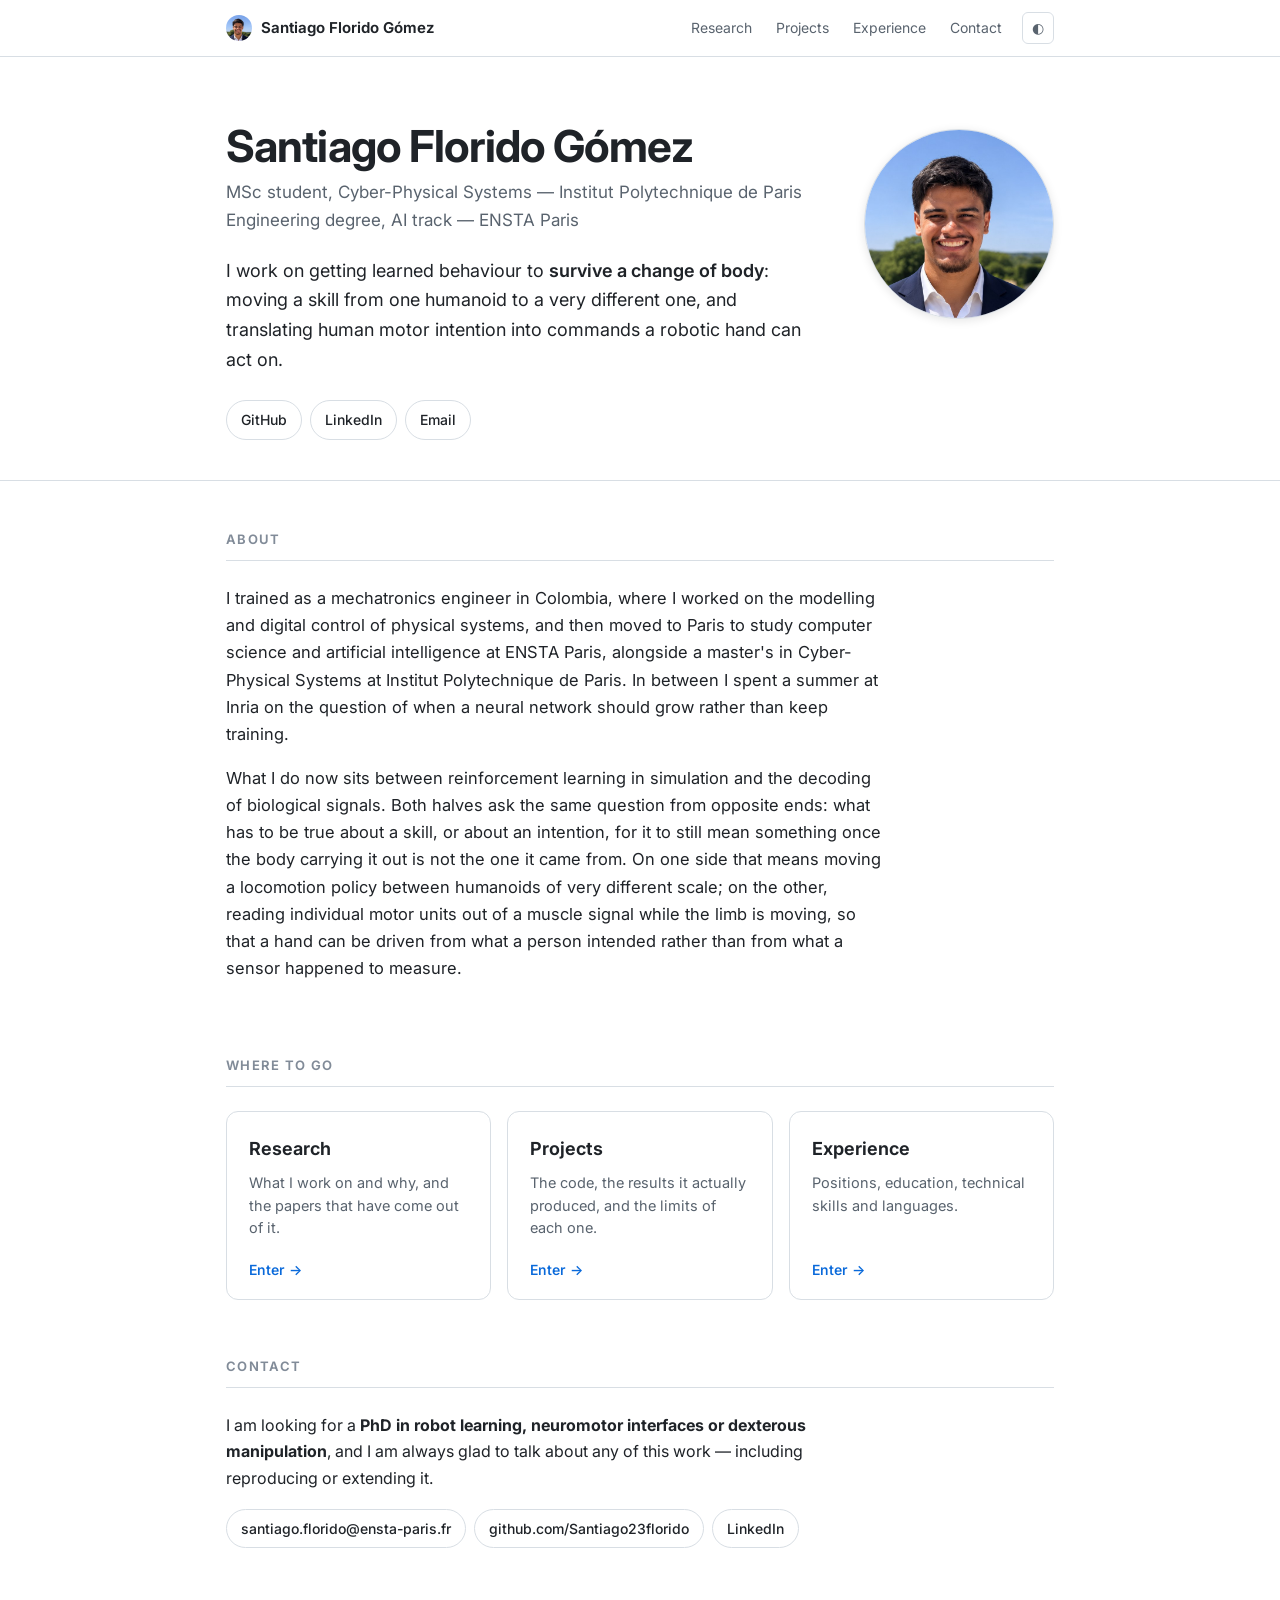
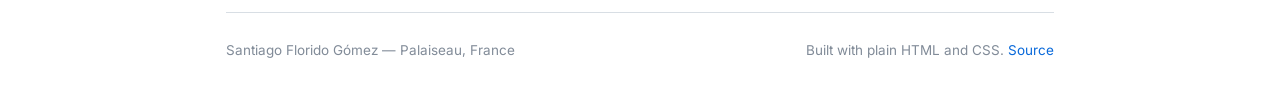
<file: index.html>
<!doctype html>
<html lang="en" data-theme="">
<head>
<meta charset="utf-8" />
<meta name="viewport" content="width=device-width, initial-scale=1" />
<title>Santiago Florido Gómez</title>
<meta name="description" content="Robot learning, cross-embodiment transfer and neuromotor interfaces. MSc student in Cyber-Physical Systems at Institut Polytechnique de Paris." />
<meta name="author" content="Santiago Florido Gómez" />
<link rel="canonical" href="https://santiago23florido.github.io/" />
<meta property="og:type" content="website" />
<meta property="og:title" content="Santiago Florido Gómez" />
<meta property="og:description" content="Robot learning, cross-embodiment transfer and neuromotor interfaces. MSc student in Cyber-Physical Systems at Institut Polytechnique de Paris." />
<meta property="og:url" content="https://santiago23florido.github.io/" />
<meta property="og:image" content="https://santiago23florido.github.io/santiago.jpg" />
<meta name="twitter:card" content="summary" />
<meta name="twitter:image" content="https://santiago23florido.github.io/santiago.jpg" />
<link rel="icon" href="data:image/svg+xml,<svg xmlns='http://www.w3.org/2000/svg' viewBox='0 0 100 100'><text y='.9em' font-size='90'>&#129470;</text></svg>" />
<link rel="preconnect" href="https://fonts.googleapis.com" />
<link rel="preconnect" href="https://fonts.gstatic.com" crossorigin />
<link href="https://fonts.googleapis.com/css2?family=Inter:wght@400;500;600;700&display=swap" rel="stylesheet" />
<link rel="stylesheet" href="/style.css" />
<script>
  try { var t = localStorage.getItem("theme"); if (t) document.documentElement.setAttribute("data-theme", t); } catch (e) {}
</script>
</head>
<body>

<nav>
  <div class="wrap">
    <a class="brand" href="/"><img src="/santiago.jpg" alt="" width="26" height="26" />Santiago Florido Gómez</a>
    <a class="navlink" href="/research/">Research</a>
    <a class="navlink" href="/projects/">Projects</a>
    <a class="navlink" href="/experience/">Experience</a>
    <a class="navlink" href="#contact">Contact</a>
    <button id="theme" type="button" aria-label="Switch between light and dark theme" title="Light / dark">&#9680;</button>
  </div>
</nav>

<header class="hero">
  <div class="wrap herorow">
    <div class="herotext">
      <h1>Santiago Florido Gómez</h1>
      <p class="role">
        MSc student, Cyber-Physical Systems — Institut Polytechnique de Paris<br />
        Engineering degree, AI track — ENSTA Paris
      </p>
      <p class="lede">
        I work on getting learned behaviour to <strong>survive a change of body</strong>: moving a
        skill from one humanoid to a very different one, and translating human motor intention
        into commands a robotic hand can act on.
      </p>
      <div class="links">
        <a href="https://github.com/Santiago23florido">GitHub</a>
        <a href="https://www.linkedin.com/in/santiago-florido-gómez-722193232/">LinkedIn</a>
        <a href="mailto:santiago.florido@ensta-paris.fr">Email</a>
      </div>
    </div>
    <img class="portrait" src="/santiago.jpg" width="190" height="190"
         alt="Santiago Florido Gómez" />
  </div>
</header>

<section class="about">
  <div class="wrap">
    <h2>About</h2>
    <p>
      I trained as a mechatronics engineer in Colombia, where I worked on the modelling and
      digital control of physical systems, and then moved to Paris to study computer science
      and artificial intelligence at ENSTA Paris, alongside a master's in Cyber-Physical
      Systems at Institut Polytechnique de Paris. In between I spent a summer at Inria on the
      question of when a neural network should grow rather than keep training.
    </p>
    <p>
      What I do now sits between reinforcement learning in simulation and the decoding of
      biological signals. Both halves ask the same question from opposite ends: what has to be
      true about a skill, or about an intention, for it to still mean something once the body
      carrying it out is not the one it came from. On one side that means moving a locomotion
      policy between humanoids of very different scale; on the other, reading individual motor
      units out of a muscle signal while the limb is moving, so that a hand can be driven from
      what a person intended rather than from what a sensor happened to measure.
    </p>
  </div>
</section>

<section>
  <div class="wrap">
    <h2>Where to go</h2>
    <div class="cards">
      <a class="card" href="/research/">
        <h3>Research</h3>
        <p>What I work on and why, and the papers that have come out of it.</p>
        <span class="enter">Enter &rarr;</span>
      </a>
      <a class="card" href="/projects/">
        <h3>Projects</h3>
        <p>The code, the results it actually produced, and the limits of each one.</p>
        <span class="enter">Enter &rarr;</span>
      </a>
      <a class="card" href="/experience/">
        <h3>Experience</h3>
        <p>Positions, education, technical skills and languages.</p>
        <span class="enter">Enter &rarr;</span>
      </a>
    </div>
  </div>
</section>

<section id="contact">
  <div class="wrap contact">
    <h2>Contact</h2>
    <p>
      I am looking for a <b>PhD in robot learning, neuromotor interfaces or dexterous
      manipulation</b>, and I am always glad to talk about any of this work — including
      reproducing or extending it.
    </p>
    <div class="links" style="margin-top:18px">
      <a href="mailto:santiago.florido@ensta-paris.fr">santiago.florido@ensta-paris.fr</a>
      <a href="https://github.com/Santiago23florido">github.com/Santiago23florido</a>
      <a href="https://www.linkedin.com/in/santiago-florido-gómez-722193232/">LinkedIn</a>
    </div>
  </div>
</section>

<div class="wrap">
  <footer>
    <span>Santiago Florido Gómez — Palaiseau, France</span>
    <span>Built with plain HTML and CSS. <a href="https://github.com/Santiago23florido/Santiago23florido.github.io">Source</a></span>
  </footer>
</div>

<script>
  (function () {
    var btn = document.getElementById("theme");
    if (!btn) return;
    function current() {
      var set = document.documentElement.getAttribute("data-theme");
      if (set === "dark" || set === "light") return set;
      return window.matchMedia("(prefers-color-scheme: dark)").matches ? "dark" : "light";
    }
    btn.addEventListener("click", function () {
      var next = current() === "dark" ? "light" : "dark";
      document.documentElement.setAttribute("data-theme", next);
      try { localStorage.setItem("theme", next); } catch (e) {}
    });
  })();
</script>

</body>
</html>
</file>
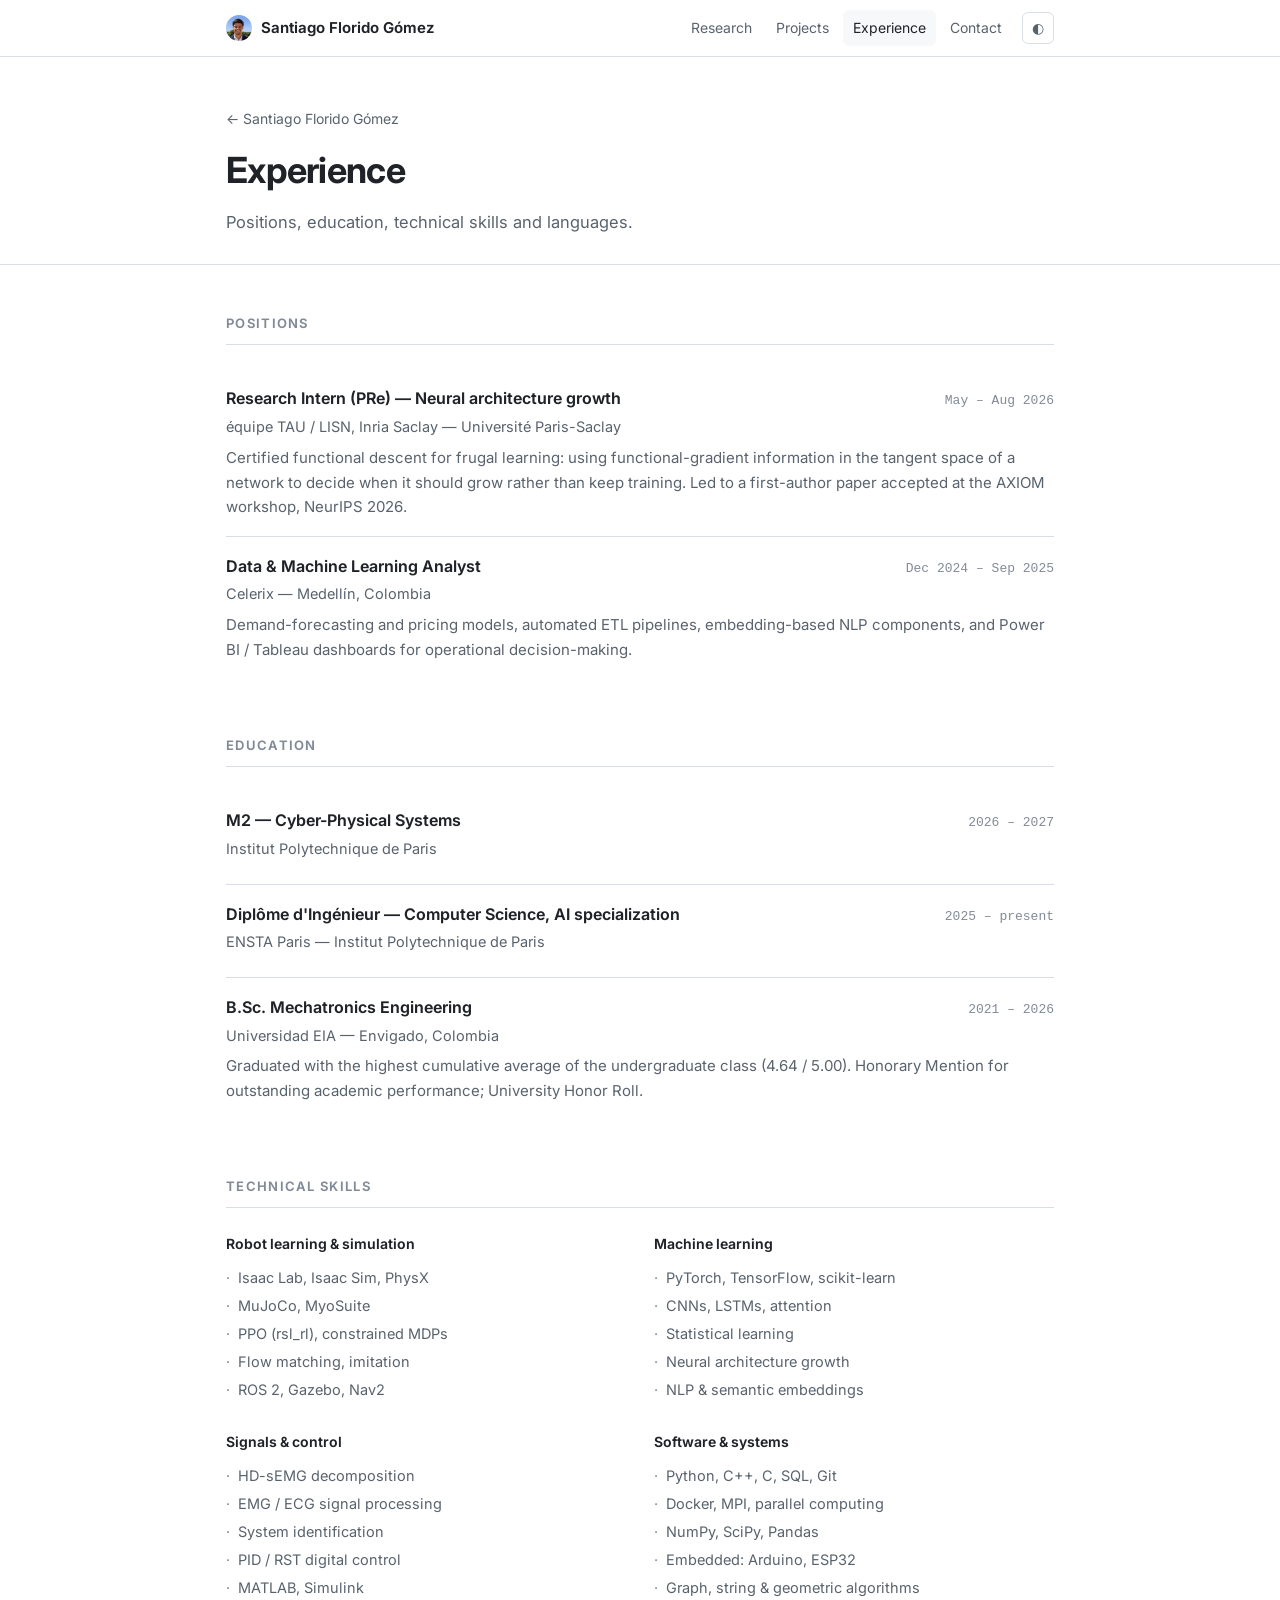
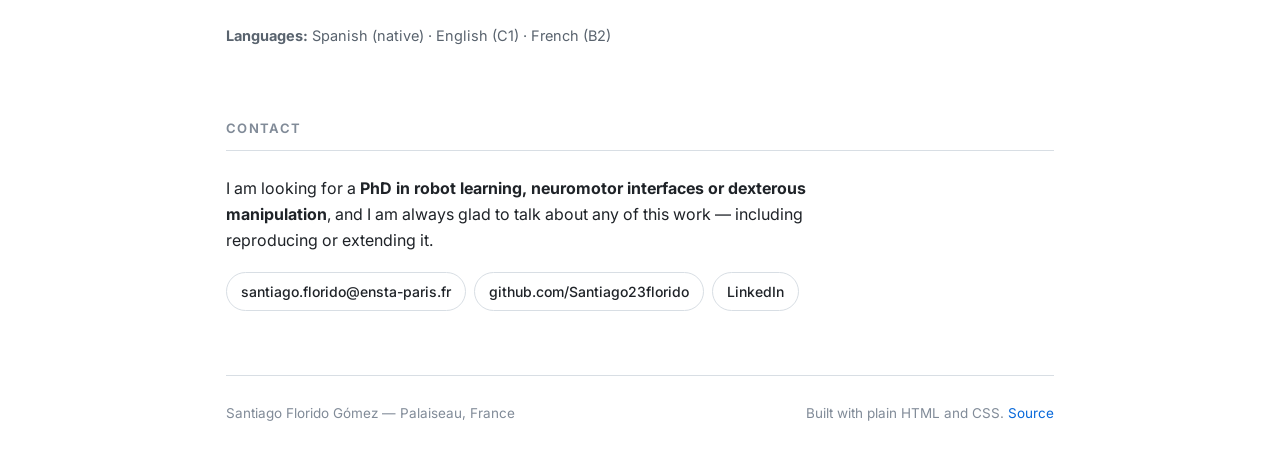
<file: experience/index.html>
<!doctype html>
<html lang="en" data-theme="">
<head>
<meta charset="utf-8" />
<meta name="viewport" content="width=device-width, initial-scale=1" />
<title>Experience — Santiago Florido Gómez</title>
<meta name="description" content="Positions, education, technical skills and languages." />
<meta name="author" content="Santiago Florido Gómez" />
<link rel="canonical" href="https://santiago23florido.github.io/experience/" />
<meta property="og:type" content="website" />
<meta property="og:title" content="Experience — Santiago Florido Gómez" />
<meta property="og:description" content="Positions, education, technical skills and languages." />
<meta property="og:url" content="https://santiago23florido.github.io/experience/" />
<meta property="og:image" content="https://santiago23florido.github.io/santiago.jpg" />
<meta name="twitter:card" content="summary" />
<meta name="twitter:image" content="https://santiago23florido.github.io/santiago.jpg" />
<link rel="icon" href="data:image/svg+xml,<svg xmlns='http://www.w3.org/2000/svg' viewBox='0 0 100 100'><text y='.9em' font-size='90'>&#129470;</text></svg>" />
<link rel="preconnect" href="https://fonts.googleapis.com" />
<link rel="preconnect" href="https://fonts.gstatic.com" crossorigin />
<link href="https://fonts.googleapis.com/css2?family=Inter:wght@400;500;600;700&display=swap" rel="stylesheet" />
<link rel="stylesheet" href="/style.css" />
<script>
  try { var t = localStorage.getItem("theme"); if (t) document.documentElement.setAttribute("data-theme", t); } catch (e) {}
</script>
</head>
<body>

<nav>
  <div class="wrap">
    <a class="brand" href="/"><img src="/santiago.jpg" alt="" width="26" height="26" />Santiago Florido Gómez</a>
    <a class="navlink" href="/research/">Research</a>
    <a class="navlink" href="/projects/">Projects</a>
    <a class="navlink active" href="/experience/">Experience</a>
    <a class="navlink" href="#contact">Contact</a>
    <button id="theme" type="button" aria-label="Switch between light and dark theme" title="Light / dark">&#9680;</button>
  </div>
</nav>

<header class="pagehead">
  <div class="wrap">
    <a class="back" href="/">&larr; Santiago Florido Gómez</a>
    <h1>Experience</h1>
    <p>Positions, education, technical skills and languages.</p>
  </div>
</header>

<section>
  <div class="wrap">
    <h2>Positions</h2>

    <div class="entry">
      <div class="top">
        <span class="what">Research Intern (PRe) — Neural architecture growth</span>
        <span class="when">May – Aug 2026</span>
      </div>
      <div class="where">équipe TAU / LISN, Inria Saclay — Université Paris-Saclay</div>
      <p>
        Certified functional descent for frugal learning: using functional-gradient information in
        the tangent space of a network to decide when it should grow rather than keep training.
        Led to a first-author paper accepted at the AXIOM workshop, NeurIPS 2026.
      </p>
    </div>

    <div class="entry">
      <div class="top">
        <span class="what">Data &amp; Machine Learning Analyst</span>
        <span class="when">Dec 2024 – Sep 2025</span>
      </div>
      <div class="where">Celerix — Medellín, Colombia</div>
      <p>
        Demand-forecasting and pricing models, automated ETL pipelines, embedding-based NLP
        components, and Power BI / Tableau dashboards for operational decision-making.
      </p>
    </div>
  </div>
</section>

<section>
  <div class="wrap">
    <h2>Education</h2>

    <div class="entry">
      <div class="top">
        <span class="what">M2 — Cyber-Physical Systems</span>
        <span class="when">2026 – 2027</span>
      </div>
      <div class="where">Institut Polytechnique de Paris</div>
    </div>

    <div class="entry">
      <div class="top">
        <span class="what">Diplôme d'Ingénieur — Computer Science, AI specialization</span>
        <span class="when">2025 – present</span>
      </div>
      <div class="where">ENSTA Paris — Institut Polytechnique de Paris</div>
    </div>

    <div class="entry">
      <div class="top">
        <span class="what">B.Sc. Mechatronics Engineering</span>
        <span class="when">2021 – 2026</span>
      </div>
      <div class="where">Universidad EIA — Envigado, Colombia</div>
      <p>
        Graduated with the highest cumulative average of the undergraduate class (4.64 / 5.00).
        Honorary Mention for outstanding academic performance; University Honor Roll.
      </p>
    </div>
  </div>
</section>

<section>
  <div class="wrap">
    <h2>Technical skills</h2>
    <div class="skills">
      <div class="skillgroup">
        <h3>Robot learning &amp; simulation</h3>
        <ul>
          <li>Isaac Lab, Isaac Sim, PhysX</li>
          <li>MuJoCo, MyoSuite</li>
          <li>PPO (rsl_rl), constrained MDPs</li>
          <li>Flow matching, imitation</li>
          <li>ROS 2, Gazebo, Nav2</li>
        </ul>
      </div>
      <div class="skillgroup">
        <h3>Machine learning</h3>
        <ul>
          <li>PyTorch, TensorFlow, scikit-learn</li>
          <li>CNNs, LSTMs, attention</li>
          <li>Statistical learning</li>
          <li>Neural architecture growth</li>
          <li>NLP &amp; semantic embeddings</li>
        </ul>
      </div>
      <div class="skillgroup">
        <h3>Signals &amp; control</h3>
        <ul>
          <li>HD-sEMG decomposition</li>
          <li>EMG / ECG signal processing</li>
          <li>System identification</li>
          <li>PID / RST digital control</li>
          <li>MATLAB, Simulink</li>
        </ul>
      </div>
      <div class="skillgroup">
        <h3>Software &amp; systems</h3>
        <ul>
          <li>Python, C++, C, SQL, Git</li>
          <li>Docker, MPI, parallel computing</li>
          <li>NumPy, SciPy, Pandas</li>
          <li>Embedded: Arduino, ESP32</li>
          <li>Graph, string &amp; geometric algorithms</li>
        </ul>
      </div>
    </div>
    <p style="margin-top:22px;color:var(--text-soft);font-size:14.5px">
      <b>Languages:</b> Spanish (native) · English (C1) · French (B2)
    </p>
  </div>
</section>

<section id="contact">
  <div class="wrap contact">
    <h2>Contact</h2>
    <p>
      I am looking for a <b>PhD in robot learning, neuromotor interfaces or dexterous
      manipulation</b>, and I am always glad to talk about any of this work — including
      reproducing or extending it.
    </p>
    <div class="links" style="margin-top:18px">
      <a href="mailto:santiago.florido@ensta-paris.fr">santiago.florido@ensta-paris.fr</a>
      <a href="https://github.com/Santiago23florido">github.com/Santiago23florido</a>
      <a href="https://www.linkedin.com/in/santiago-florido-gómez-722193232/">LinkedIn</a>
    </div>
  </div>
</section>

<div class="wrap">
  <footer>
    <span>Santiago Florido Gómez — Palaiseau, France</span>
    <span>Built with plain HTML and CSS. <a href="https://github.com/Santiago23florido/Santiago23florido.github.io">Source</a></span>
  </footer>
</div>

<script>
  (function () {
    var btn = document.getElementById("theme");
    if (!btn) return;
    function current() {
      var set = document.documentElement.getAttribute("data-theme");
      if (set === "dark" || set === "light") return set;
      return window.matchMedia("(prefers-color-scheme: dark)").matches ? "dark" : "light";
    }
    btn.addEventListener("click", function () {
      var next = current() === "dark" ? "light" : "dark";
      document.documentElement.setAttribute("data-theme", next);
      try { localStorage.setItem("theme", next); } catch (e) {}
    });
  })();
</script>

</body>
</html>
</file>
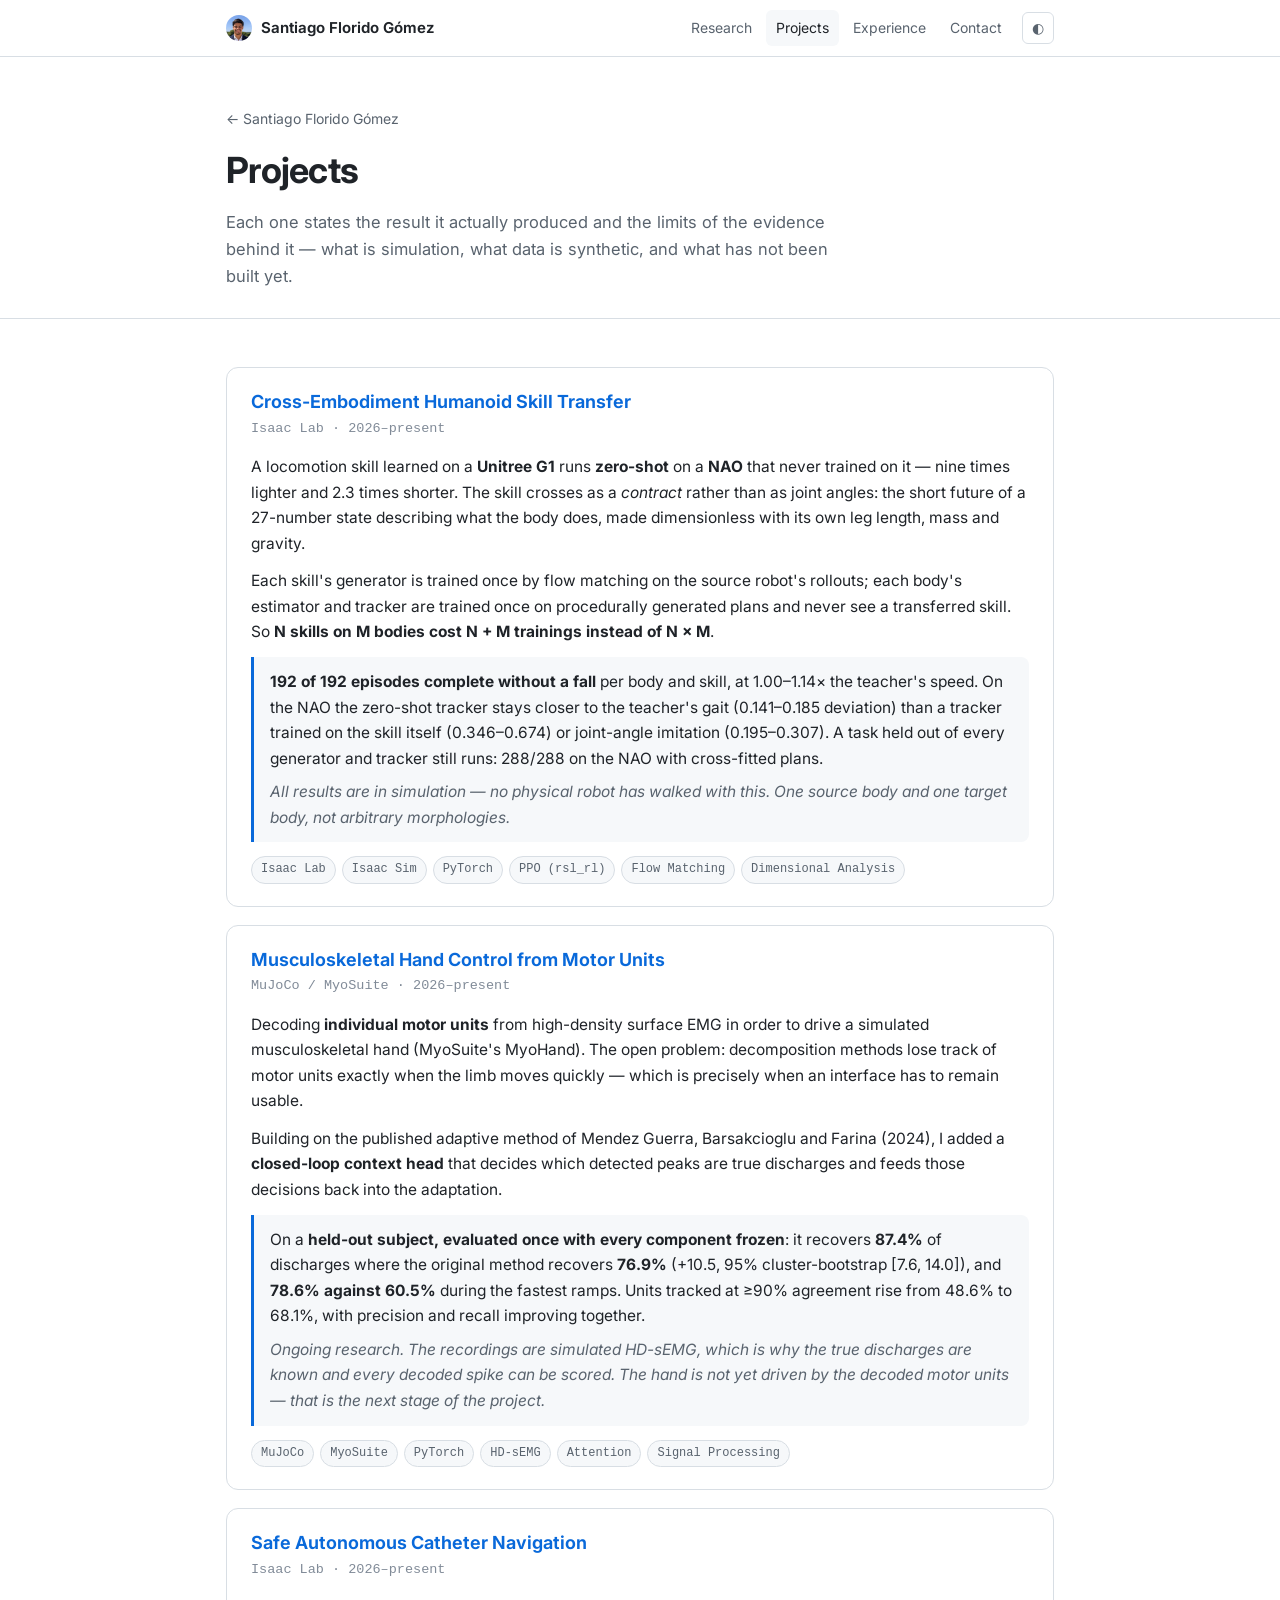
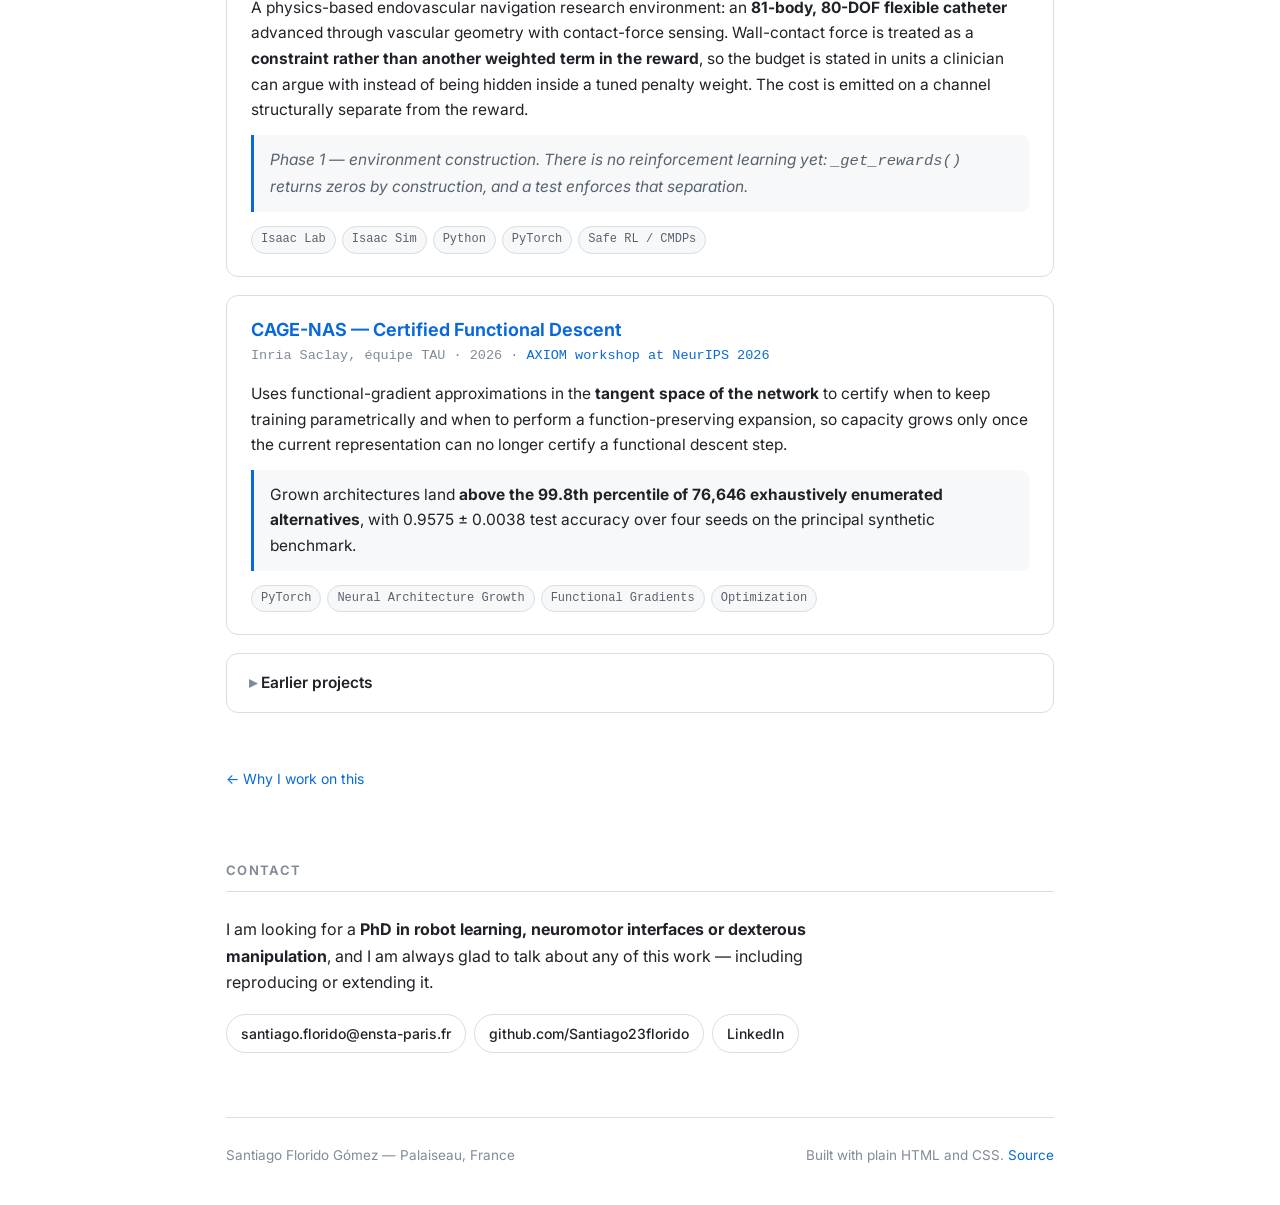
<file: projects/index.html>
<!doctype html>
<html lang="en" data-theme="">
<head>
<meta charset="utf-8" />
<meta name="viewport" content="width=device-width, initial-scale=1" />
<title>Projects — Santiago Florido Gómez</title>
<meta name="description" content="Cross-embodiment humanoid skill transfer, motor-unit decoding for a musculoskeletal hand, safe catheter navigation, and certified network growth." />
<meta name="author" content="Santiago Florido Gómez" />
<link rel="canonical" href="https://santiago23florido.github.io/projects/" />
<meta property="og:type" content="website" />
<meta property="og:title" content="Projects — Santiago Florido Gómez" />
<meta property="og:description" content="Cross-embodiment humanoid skill transfer, motor-unit decoding for a musculoskeletal hand, safe catheter navigation, and certified network growth." />
<meta property="og:url" content="https://santiago23florido.github.io/projects/" />
<meta property="og:image" content="https://santiago23florido.github.io/santiago.jpg" />
<meta name="twitter:card" content="summary" />
<meta name="twitter:image" content="https://santiago23florido.github.io/santiago.jpg" />
<link rel="icon" href="data:image/svg+xml,<svg xmlns='http://www.w3.org/2000/svg' viewBox='0 0 100 100'><text y='.9em' font-size='90'>&#129470;</text></svg>" />
<link rel="preconnect" href="https://fonts.googleapis.com" />
<link rel="preconnect" href="https://fonts.gstatic.com" crossorigin />
<link href="https://fonts.googleapis.com/css2?family=Inter:wght@400;500;600;700&display=swap" rel="stylesheet" />
<link rel="stylesheet" href="/style.css" />
<script>
  try { var t = localStorage.getItem("theme"); if (t) document.documentElement.setAttribute("data-theme", t); } catch (e) {}
</script>
</head>
<body>

<nav>
  <div class="wrap">
    <a class="brand" href="/"><img src="/santiago.jpg" alt="" width="26" height="26" />Santiago Florido Gómez</a>
    <a class="navlink" href="/research/">Research</a>
    <a class="navlink active" href="/projects/">Projects</a>
    <a class="navlink" href="/experience/">Experience</a>
    <a class="navlink" href="#contact">Contact</a>
    <button id="theme" type="button" aria-label="Switch between light and dark theme" title="Light / dark">&#9680;</button>
  </div>
</nav>

<header class="pagehead">
  <div class="wrap">
    <a class="back" href="/">&larr; Santiago Florido Gómez</a>
    <h1>Projects</h1>
    <p>Each one states the result it actually produced and the limits of the evidence behind
    it — what is simulation, what data is synthetic, and what has not been built yet.</p>
  </div>
</header>

<section>
  <div class="wrap">

    <article class="project">
      <h3><a href="https://github.com/Santiago23florido/lHumanoid-Soccer-Isaac-Lab">Cross-Embodiment Humanoid Skill Transfer</a></h3>
      <p class="sub">Isaac Lab · 2026–present</p>
      <p>
        A locomotion skill learned on a <b>Unitree G1</b> runs <b>zero-shot</b> on a <b>NAO</b> that
        never trained on it — nine times lighter and 2.3 times shorter. The skill crosses as a
        <i>contract</i> rather than as joint angles: the short future of a 27-number state describing
        what the body does, made dimensionless with its own leg length, mass and gravity.
      </p>
      <p>
        Each skill's generator is trained once by flow matching on the source robot's rollouts;
        each body's estimator and tracker are trained once on procedurally generated plans and never
        see a transferred skill. So <b>N skills on M bodies cost N + M trainings instead of N × M</b>.
      </p>
      <div class="result">
        <p><b>192 of 192 episodes complete without a fall</b> per body and skill, at 1.00–1.14× the
        teacher's speed. On the NAO the zero-shot tracker stays closer to the teacher's gait
        (0.141–0.185 deviation) than a tracker trained on the skill itself (0.346–0.674) or
        joint-angle imitation (0.195–0.307). A task held out of every generator and tracker
        still runs: 288/288 on the NAO with cross-fitted plans.</p>
        <p class="caveat">All results are in simulation — no physical robot has walked with this.
        One source body and one target body, not arbitrary morphologies.</p>
      </div>
      <div class="tags">
        <span>Isaac Lab</span><span>Isaac Sim</span><span>PyTorch</span>
        <span>PPO (rsl_rl)</span><span>Flow Matching</span><span>Dimensional Analysis</span>
      </div>
    </article>

    <article class="project">
      <h3><a href="https://github.com/Santiago23florido/Musculoskeletal-Hand-Simulation">Musculoskeletal Hand Control from Motor Units</a></h3>
      <p class="sub">MuJoCo / MyoSuite · 2026–present</p>
      <p>
        Decoding <b>individual motor units</b> from high-density surface EMG in order to drive a
        simulated musculoskeletal hand (MyoSuite's MyoHand). The open problem: decomposition methods
        lose track of motor units exactly when the limb moves quickly — which is precisely when an
        interface has to remain usable.
      </p>
      <p>
        Building on the published adaptive method of Mendez Guerra, Barsakcioglu and Farina (2024),
        I added a <b>closed-loop context head</b> that decides which detected peaks are true
        discharges and feeds those decisions back into the adaptation.
      </p>
      <div class="result">
        <p>On a <b>held-out subject, evaluated once with every component frozen</b>: it recovers
        <b>87.4%</b> of discharges where the original method recovers <b>76.9%</b>
        (+10.5, 95% cluster-bootstrap [7.6, 14.0]), and <b>78.6% against 60.5%</b> during the
        fastest ramps. Units tracked at ≥90% agreement rise from 48.6% to 68.1%, with precision
        and recall improving together.</p>
        <p class="caveat">Ongoing research. The recordings are simulated HD-sEMG, which is why the
        true discharges are known and every decoded spike can be scored. The hand is not yet driven
        by the decoded motor units — that is the next stage of the project.</p>
      </div>
      <div class="tags">
        <span>MuJoCo</span><span>MyoSuite</span><span>PyTorch</span>
        <span>HD-sEMG</span><span>Attention</span><span>Signal Processing</span>
      </div>
    </article>

    <article class="project">
      <h3><a href="https://github.com/Santiago23florido/safe-autonomous-catheter-navigation">Safe Autonomous Catheter Navigation</a></h3>
      <p class="sub">Isaac Lab · 2026–present</p>
      <p>
        A physics-based endovascular navigation research environment: an <b>81-body, 80-DOF flexible
        catheter</b> advanced through vascular geometry with contact-force sensing. Wall-contact force
        is treated as a <b>constraint rather than another weighted term in the reward</b>, so the budget
        is stated in units a clinician can argue with instead of being hidden inside a tuned penalty
        weight. The cost is emitted on a channel structurally separate from the reward.
      </p>
      <div class="result">
        <p class="caveat">Phase 1 — environment construction. There is no reinforcement learning yet:
        <code>_get_rewards()</code> returns zeros by construction, and a test enforces that separation.</p>
      </div>
      <div class="tags">
        <span>Isaac Lab</span><span>Isaac Sim</span><span>Python</span>
        <span>PyTorch</span><span>Safe RL / CMDPs</span>
      </div>
    </article>

    <article class="project">
      <h3><a href="https://github.com/Santiago23florido/functional-gradient-growth">CAGE-NAS — Certified Functional Descent</a></h3>
      <p class="sub">Inria Saclay, équipe TAU · 2026 · <a href="https://arxiv.org/abs/2610.01173">AXIOM workshop at NeurIPS 2026</a></p>
      <p>
        Uses functional-gradient approximations in the <b>tangent space of the network</b> to certify
        when to keep training parametrically and when to perform a function-preserving expansion,
        so capacity grows only once the current representation can no longer certify a functional
        descent step.
      </p>
      <div class="result">
        <p>Grown architectures land <b>above the 99.8th percentile of 76,646 exhaustively enumerated
        alternatives</b>, with 0.9575 ± 0.0038 test accuracy over four seeds on the principal
        synthetic benchmark.</p>
      </div>
      <div class="tags">
        <span>PyTorch</span><span>Neural Architecture Growth</span>
        <span>Functional Gradients</span><span>Optimization</span>
      </div>
    </article>

    <details class="more">
      <summary>Earlier projects</summary>
      <ul>
        <li><b><a href="https://github.com/Santiago23florido/Deep-Drive-APEX">Deep-Drive-APEX</a></b> —
          Autonomous navigation on a real robotic vehicle with ROS 2: LiDAR obstacle detection,
          path planning and trajectory execution, with a Gazebo real-to-sim framework for validation.</li>
        <li><b><a href="https://github.com/Santiago23florido/gromo">gromo</a></b> —
          Contributions to the growing-networks module for PyTorch (Inria, équipe TAU).</li>
        <li><b><a href="https://github.com/Santiago23florido/Neonatal-incubator-with-response-to-apnea-episodes">Neonatal incubator with apnea response</a></b> —
          End-to-end central-apnea detection from EMG-derived respiratory signals using CNN–LSTM
          temporal models, with closed-loop corrective stimulation.</li>
        <li><b><a href="https://github.com/Santiago23florido/Neonatal-Incubator-Dynamic-Model-and-Control">Neonatal incubator: model &amp; control</a></b> —
          Thermodynamic modelling, system identification and digital PID / incremental RST control.
          Published at IEEE CCAC 2025.</li>
        <li><b><a href="https://github.com/Santiago23florido/Incremental-RST-control-for-DC-motor-with-encoder-design">Incremental RST control of a DC motor</a></b> —
          System identification and digital control on real hardware, with encoder design.</li>
        <li><b><a href="https://github.com/Santiago23florido/Robust-Image-Matching-with-Local-Features">Robust image matching</a></b> and
          <b><a href="https://github.com/Santiago23florido/Vision_LocalFeatures_BayesianClassification_KMeans">local features, Bayesian classification &amp; K-means</a></b> —
          Classical computer-vision pipelines.</li>
        <li><b><a href="https://github.com/Santiago23florido/Scara-web-controlled-robotic-arm">SCARA web-controlled robotic arm</a></b> —
          Kinematics, embedded control and a web interface for a physical SCARA arm.</li>
      </ul>
    </details>

    <p class="backtop"><a href="/research/">&larr; Why I work on this</a></p>
  </div>
</section>

<section id="contact">
  <div class="wrap contact">
    <h2>Contact</h2>
    <p>
      I am looking for a <b>PhD in robot learning, neuromotor interfaces or dexterous
      manipulation</b>, and I am always glad to talk about any of this work — including
      reproducing or extending it.
    </p>
    <div class="links" style="margin-top:18px">
      <a href="mailto:santiago.florido@ensta-paris.fr">santiago.florido@ensta-paris.fr</a>
      <a href="https://github.com/Santiago23florido">github.com/Santiago23florido</a>
      <a href="https://www.linkedin.com/in/santiago-florido-gómez-722193232/">LinkedIn</a>
    </div>
  </div>
</section>

<div class="wrap">
  <footer>
    <span>Santiago Florido Gómez — Palaiseau, France</span>
    <span>Built with plain HTML and CSS. <a href="https://github.com/Santiago23florido/Santiago23florido.github.io">Source</a></span>
  </footer>
</div>

<script>
  (function () {
    var btn = document.getElementById("theme");
    if (!btn) return;
    function current() {
      var set = document.documentElement.getAttribute("data-theme");
      if (set === "dark" || set === "light") return set;
      return window.matchMedia("(prefers-color-scheme: dark)").matches ? "dark" : "light";
    }
    btn.addEventListener("click", function () {
      var next = current() === "dark" ? "light" : "dark";
      document.documentElement.setAttribute("data-theme", next);
      try { localStorage.setItem("theme", next); } catch (e) {}
    });
  })();
</script>

</body>
</html>
</file>
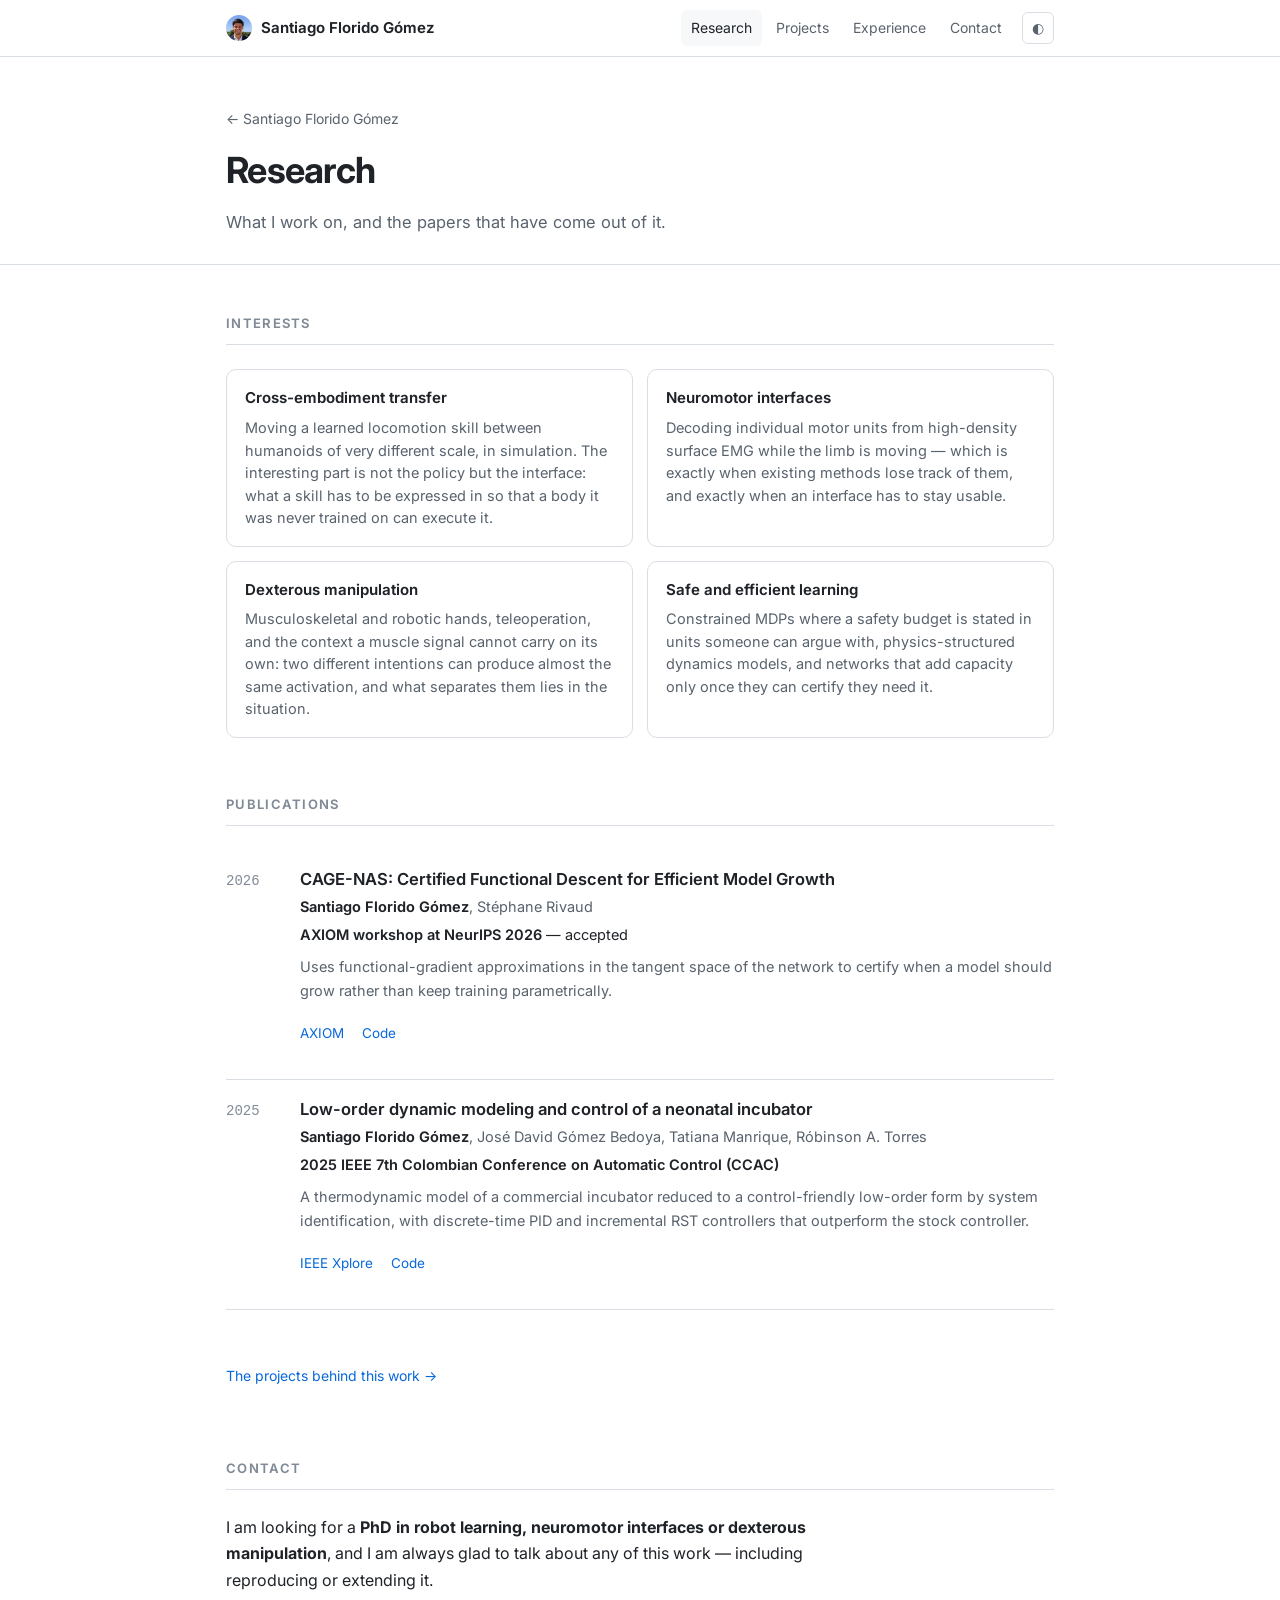
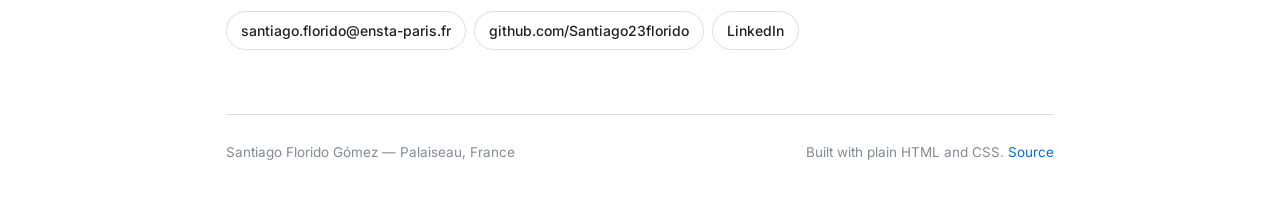
<file: research/index.html>
<!doctype html>
<html lang="en" data-theme="">
<head>
<meta charset="utf-8" />
<meta name="viewport" content="width=device-width, initial-scale=1" />
<title>Research — Santiago Florido Gómez</title>
<meta name="description" content="Cross-embodiment transfer, neuromotor interfaces, dexterous manipulation, and safe and efficient learning. Publications." />
<meta name="author" content="Santiago Florido Gómez" />
<link rel="canonical" href="https://santiago23florido.github.io/research/" />
<meta property="og:type" content="website" />
<meta property="og:title" content="Research — Santiago Florido Gómez" />
<meta property="og:description" content="Cross-embodiment transfer, neuromotor interfaces, dexterous manipulation, and safe and efficient learning. Publications." />
<meta property="og:url" content="https://santiago23florido.github.io/research/" />
<meta property="og:image" content="https://santiago23florido.github.io/santiago.jpg" />
<meta name="twitter:card" content="summary" />
<meta name="twitter:image" content="https://santiago23florido.github.io/santiago.jpg" />
<link rel="icon" href="data:image/svg+xml,<svg xmlns='http://www.w3.org/2000/svg' viewBox='0 0 100 100'><text y='.9em' font-size='90'>&#129470;</text></svg>" />
<link rel="preconnect" href="https://fonts.googleapis.com" />
<link rel="preconnect" href="https://fonts.gstatic.com" crossorigin />
<link href="https://fonts.googleapis.com/css2?family=Inter:wght@400;500;600;700&display=swap" rel="stylesheet" />
<link rel="stylesheet" href="/style.css" />
<script>
  try { var t = localStorage.getItem("theme"); if (t) document.documentElement.setAttribute("data-theme", t); } catch (e) {}
</script>
</head>
<body>

<nav>
  <div class="wrap">
    <a class="brand" href="/"><img src="/santiago.jpg" alt="" width="26" height="26" />Santiago Florido Gómez</a>
    <a class="navlink active" href="/research/">Research</a>
    <a class="navlink" href="/projects/">Projects</a>
    <a class="navlink" href="/experience/">Experience</a>
    <a class="navlink" href="#contact">Contact</a>
    <button id="theme" type="button" aria-label="Switch between light and dark theme" title="Light / dark">&#9680;</button>
  </div>
</nav>

<header class="pagehead">
  <div class="wrap">
    <a class="back" href="/">&larr; Santiago Florido Gómez</a>
    <h1>Research</h1>
    <p>What I work on, and the papers that have come out of it.</p>
  </div>
</header>

<section>
  <div class="wrap">
    <h2>Interests</h2>
    <div class="interests">
      <div class="interest">
        <h3>Cross-embodiment transfer</h3>
        <p>Moving a learned locomotion skill between humanoids of very different scale, in
        simulation. The interesting part is not the policy but the interface: what a skill has
        to be expressed in so that a body it was never trained on can execute it.</p>
      </div>
      <div class="interest">
        <h3>Neuromotor interfaces</h3>
        <p>Decoding individual motor units from high-density surface EMG while the limb is
        moving — which is exactly when existing methods lose track of them, and exactly when an
        interface has to stay usable.</p>
      </div>
      <div class="interest">
        <h3>Dexterous manipulation</h3>
        <p>Musculoskeletal and robotic hands, teleoperation, and the context a muscle signal
        cannot carry on its own: two different intentions can produce almost the same
        activation, and what separates them lies in the situation.</p>
      </div>
      <div class="interest">
        <h3>Safe and efficient learning</h3>
        <p>Constrained MDPs where a safety budget is stated in units someone can argue with,
        physics-structured dynamics models, and networks that add capacity only once they can
        certify they need it.</p>
      </div>
    </div>
  </div>
</section>

<section id="publications">
  <div class="wrap">
    <h2>Publications</h2>

    <div class="pub">
      <div class="year">2026</div>
      <div>
        <h3>CAGE-NAS: Certified Functional Descent for Efficient Model Growth</h3>
        <p class="authors"><em>Santiago Florido Gómez</em>, Stéphane Rivaud</p>
        <p class="venue"><b>AXIOM workshop at NeurIPS 2026</b> — accepted</p>
        <p style="font-size:14.5px;color:var(--text-soft);margin:0 0 8px">
          Uses functional-gradient approximations in the tangent space of the network to certify
          when a model should grow rather than keep training parametrically.
        </p>
        <p class="meta">
          <a href="https://arxiv.org/abs/2610.01173">AXIOM</a>
          <a href="https://github.com/Santiago23florido/functional-gradient-growth">Code</a>
        </p>
      </div>
    </div>

    <div class="pub">
      <div class="year">2025</div>
      <div>
        <h3>Low-order dynamic modeling and control of a neonatal incubator</h3>
        <p class="authors"><em>Santiago Florido Gómez</em>, José David Gómez Bedoya, Tatiana Manrique, Róbinson A. Torres</p>
        <p class="venue"><b>2025 IEEE 7th Colombian Conference on Automatic Control (CCAC)</b></p>
        <p style="font-size:14.5px;color:var(--text-soft);margin:0 0 8px">
          A thermodynamic model of a commercial incubator reduced to a control-friendly low-order
          form by system identification, with discrete-time PID and incremental RST controllers
          that outperform the stock controller.
        </p>
        <p class="meta">
          <a href="https://ieeexplore.ieee.org/document/11259151">IEEE Xplore</a>
          <a href="https://github.com/Santiago23florido/Neonatal-Incubator-Dynamic-Model-and-Control">Code</a>
        </p>
      </div>
    </div>

    <p class="backtop"><a href="/projects/">The projects behind this work &rarr;</a></p>
  </div>
</section>

<section id="contact">
  <div class="wrap contact">
    <h2>Contact</h2>
    <p>
      I am looking for a <b>PhD in robot learning, neuromotor interfaces or dexterous
      manipulation</b>, and I am always glad to talk about any of this work — including
      reproducing or extending it.
    </p>
    <div class="links" style="margin-top:18px">
      <a href="mailto:santiago.florido@ensta-paris.fr">santiago.florido@ensta-paris.fr</a>
      <a href="https://github.com/Santiago23florido">github.com/Santiago23florido</a>
      <a href="https://www.linkedin.com/in/santiago-florido-gómez-722193232/">LinkedIn</a>
    </div>
  </div>
</section>

<div class="wrap">
  <footer>
    <span>Santiago Florido Gómez — Palaiseau, France</span>
    <span>Built with plain HTML and CSS. <a href="https://github.com/Santiago23florido/Santiago23florido.github.io">Source</a></span>
  </footer>
</div>

<script>
  (function () {
    var btn = document.getElementById("theme");
    if (!btn) return;
    function current() {
      var set = document.documentElement.getAttribute("data-theme");
      if (set === "dark" || set === "light") return set;
      return window.matchMedia("(prefers-color-scheme: dark)").matches ? "dark" : "light";
    }
    btn.addEventListener("click", function () {
      var next = current() === "dark" ? "light" : "dark";
      document.documentElement.setAttribute("data-theme", next);
      try { localStorage.setItem("theme", next); } catch (e) {}
    });
  })();
</script>

</body>
</html>
</file>
<file: style.css>
/* ===========================================================
   Santiago Florido Gómez — personal research site
   =========================================================== */

:root {
  --bg:        #ffffff;
  --bg-soft:   #f6f8fa;
  --bg-card:   #ffffff;
  --border:    #d8dee4;
  --text:      #1f2328;
  --text-soft: #59636e;
  --text-dim:  #818b98;
  --accent:    #0969da;
  --accent-soft:#ddf4ff;
  --mono: ui-monospace, "SFMono-Regular", "JetBrains Mono", Menlo, Consolas, monospace;
  --sans: "Inter", -apple-system, BlinkMacSystemFont, "Segoe UI", Roboto, Helvetica, Arial, sans-serif;
  --maxw: 860px;
}

:root[data-theme="dark"] {
  --bg:        #0d1117;
  --bg-soft:   #161b22;
  --bg-card:   #11161d;
  --border:    #30363d;
  --text:      #e6edf3;
  --text-soft: #9aa6b2;
  --text-dim:  #6e7781;
  --accent:    #58a6ff;
  --accent-soft:#0d2d4f;
}

@media (prefers-color-scheme: dark) {
  :root:not([data-theme="light"]) {
    --bg:        #0d1117;
    --bg-soft:   #161b22;
    --bg-card:   #11161d;
    --border:    #30363d;
    --text:      #e6edf3;
    --text-soft: #9aa6b2;
    --text-dim:  #6e7781;
    --accent:    #58a6ff;
    --accent-soft:#0d2d4f;
  }
}

* { box-sizing: border-box; }

html { scroll-behavior: smooth; scroll-padding-top: 72px; }

body {
  margin: 0;
  background: var(--bg);
  color: var(--text);
  font-family: var(--sans);
  font-size: 16px;
  line-height: 1.65;
  -webkit-font-smoothing: antialiased;
}

a { color: var(--accent); text-decoration: none; }
a:hover { text-decoration: underline; }

.wrap { max-width: var(--maxw); margin: 0 auto; padding: 0 16px; }

/* ---------------- nav ---------------- */
nav {
  position: sticky; top: 0; z-index: 50;
  background: color-mix(in srgb, var(--bg) 88%, transparent);
  backdrop-filter: saturate(180%) blur(12px);
  border-bottom: 1px solid var(--border);
}
nav .wrap {
  display: flex; align-items: center; gap: 4px;
  height: 56px; overflow-x: auto; scrollbar-width: none;
}
nav .wrap::-webkit-scrollbar { display: none; }
nav .brand {
  font-weight: 650; margin-right: auto; white-space: nowrap;
  color: var(--text); font-size: 15px;
}
nav a.navlink {
  color: var(--text-soft); font-size: 14px; padding: 6px 10px;
  border-radius: 6px; white-space: nowrap;
}
nav a.navlink:hover { background: var(--bg-soft); color: var(--text); text-decoration: none; }
#theme {
  background: none; border: 1px solid var(--border); color: var(--text-soft);
  border-radius: 6px; cursor: pointer; font-size: 14px;
  width: 32px; height: 32px; flex: none; margin-left: 6px;
}
#theme:hover { background: var(--bg-soft); color: var(--text); }

/* ---------------- hero ---------------- */
header.hero { padding: 64px 0 40px; border-bottom: 1px solid var(--border); }
header.hero h1 {
  font-size: clamp(30px, 6vw, 44px); line-height: 1.15;
  margin: 0 0 6px; letter-spacing: -0.02em; font-weight: 700;
}
header.hero .role { color: var(--text-soft); font-size: 17px; margin: 0 0 22px; }
header.hero .lede { font-size: 18px; max-width: 62ch; margin: 0 0 26px; }
header.hero .lede strong { font-weight: 620; }

.links { display: flex; flex-wrap: wrap; gap: 8px; }
.links a {
  display: inline-flex; align-items: center; gap: 7px;
  border: 1px solid var(--border); background: var(--bg-card);
  padding: 7px 14px; border-radius: 999px;
  font-size: 14px; color: var(--text); font-weight: 500;
}
.links a:hover { border-color: var(--accent); color: var(--accent); text-decoration: none; }
.links svg { width: 15px; height: 15px; fill: currentColor; flex: none; }

/* ---------------- sections ---------------- */
section { padding: 48px 0 8px; }
section > .wrap > h2 {
  font-size: 13px; text-transform: uppercase; letter-spacing: 0.1em;
  color: var(--text-dim); font-weight: 650;
  margin: 0 0 24px; padding-bottom: 10px; border-bottom: 1px solid var(--border);
}

/* ---------------- interests ---------------- */
.interests { display: grid; grid-template-columns: repeat(auto-fit, minmax(300px, 1fr)); gap: 14px; }
.interest {
  border: 1px solid var(--border); border-radius: 10px;
  padding: 16px 18px; background: var(--bg-card);
}
.interest h3 { margin: 0 0 6px; font-size: 15px; font-weight: 640; }
.interest p { margin: 0; font-size: 14.5px; color: var(--text-soft); line-height: 1.55; }

/* ---------------- publications ---------------- */
.pub {
  display: grid; grid-template-columns: 56px 1fr; gap: 18px;
  padding: 18px 0; border-bottom: 1px solid var(--border);
}
.pub:last-child { border-bottom: none; }
.pub .year { font-family: var(--mono); font-size: 14px; color: var(--text-dim); padding-top: 2px; }
.pub h3 { margin: 0 0 4px; font-size: 16.5px; font-weight: 620; line-height: 1.4; }
.pub .authors { margin: 0 0 4px; font-size: 14.5px; color: var(--text-soft); }
.pub .authors em { font-style: normal; font-weight: 650; color: var(--text); }
.pub .venue { margin: 0 0 8px; font-size: 14.5px; }
.pub .venue b { font-weight: 620; }
.pub .meta a { font-size: 13.5px; margin-right: 14px; }

/* ---------------- projects ---------------- */
.project {
  border: 1px solid var(--border); border-radius: 12px;
  padding: 22px 24px; margin-bottom: 18px; background: var(--bg-card);
}
.project > h3 { margin: 0 0 3px; font-size: 18px; font-weight: 660; line-height: 1.35; }
.project .sub { color: var(--text-dim); font-size: 13.5px; font-family: var(--mono); margin: 0 0 14px; }
.project p { margin: 0 0 12px; font-size: 15.5px; }
.result {
  border-left: 3px solid var(--accent);
  background: var(--bg-soft);
  padding: 12px 16px; border-radius: 0 8px 8px 0; margin: 0 0 12px;
  font-size: 15px;
}
.result p { margin: 0; }
.result p + p { margin-top: 8px; }
.caveat { color: var(--text-soft); font-size: 14px; font-style: italic; }
.tags { display: flex; flex-wrap: wrap; gap: 6px; margin-top: 14px; }
.tags span {
  font-family: var(--mono); font-size: 12px;
  background: var(--bg-soft); border: 1px solid var(--border);
  color: var(--text-soft); padding: 3px 9px; border-radius: 999px;
}

details.more {
  border: 1px solid var(--border); border-radius: 12px;
  padding: 0 22px; background: var(--bg-card);
}
details.more > summary {
  cursor: pointer; padding: 16px 0; font-weight: 600; font-size: 15.5px;
  list-style: none;
}
details.more > summary::-webkit-details-marker { display: none; }
details.more > summary::before { content: "▸ "; color: var(--text-dim); }
details.more[open] > summary::before { content: "▾ "; }
details.more ul { margin: 0 0 18px; padding-left: 20px; }
details.more li { margin-bottom: 9px; font-size: 15px; color: var(--text-soft); }
details.more li b { color: var(--text); font-weight: 600; }

/* ---------------- experience / education ---------------- */
.entry { padding: 16px 0; border-bottom: 1px solid var(--border); }
.entry:last-child { border-bottom: none; }
.entry .top {
  display: flex; flex-wrap: wrap; gap: 4px 14px;
  align-items: baseline; justify-content: space-between; margin-bottom: 3px;
}
.entry .what { font-weight: 640; font-size: 16px; }
.entry .when { font-family: var(--mono); font-size: 13px; color: var(--text-dim); white-space: nowrap; }
.entry .where { color: var(--text-soft); font-size: 14.5px; margin-bottom: 7px; }
.entry p { margin: 0; font-size: 15px; color: var(--text-soft); }

/* ---------------- skills ---------------- */
.skills { display: grid; grid-template-columns: repeat(auto-fit, minmax(330px, 1fr)); gap: 26px 28px; }
.skillgroup h3 {
  font-size: 14px; margin: 0 0 9px; font-weight: 640;
}
.skillgroup ul { margin: 0; padding: 0; list-style: none; }
.skillgroup li {
  font-size: 14.5px; color: var(--text-soft); padding: 2px 0;
}
.skillgroup li::before { content: "·"; color: var(--text-dim); margin-right: 8px; }

/* ---------------- contact ---------------- */
.contact p { font-size: 16px; max-width: 60ch; }

footer {
  margin-top: 56px; padding: 26px 0 40px;
  border-top: 1px solid var(--border);
  color: var(--text-dim); font-size: 13.5px;
  display: flex; flex-wrap: wrap; gap: 8px 20px; justify-content: space-between;
}

@media (max-width: 560px) {
  header.hero { padding: 44px 0 32px; }
  header.hero .lede { font-size: 17px; }
  .pub { grid-template-columns: 1fr; gap: 4px; }
  .project { padding: 18px 18px; }
}

/* ===========================================================
   Portada tipo indice: tarjetas que llevan a las sub-paginas
   =========================================================== */

.about p { font-size: 16.5px; max-width: 66ch; }
.about p + p { margin-top: 14px; }

.cards { display: grid; grid-template-columns: repeat(auto-fit, minmax(240px, 1fr)); gap: 16px; }
.card {
  display: flex; flex-direction: column;
  border: 1px solid var(--border); border-radius: 12px;
  padding: 22px 22px 18px; background: var(--bg-card);
  color: inherit; text-decoration: none;
  transition: border-color .15s ease, transform .15s ease;
}
.card:hover {
  border-color: var(--accent); text-decoration: none; transform: translateY(-2px);
}
.card h3 { margin: 0 0 8px; font-size: 18px; font-weight: 660; }
.card p { margin: 0 0 18px; font-size: 14.5px; color: var(--text-soft); line-height: 1.55; flex: 1; }
.card .enter { font-size: 14px; color: var(--accent); font-weight: 560; }

/* cabecera de sub-pagina */
.pagehead { padding: 48px 0 28px; border-bottom: 1px solid var(--border); }
.pagehead .back { font-size: 14px; color: var(--text-soft); }
.pagehead h1 { font-size: clamp(26px, 5vw, 36px); margin: 10px 0 8px; letter-spacing: -0.02em; }
.pagehead p { margin: 0; color: var(--text-soft); font-size: 16.5px; max-width: 62ch; }

.backtop { padding: 40px 0 0; font-size: 14px; }

/* el nombre de la barra ahora es enlace a la portada */
nav a.brand { color: var(--text); }
nav a.brand:hover { color: var(--accent); text-decoration: none; }

/* seccion actual marcada en la barra */
nav a.navlink.active { color: var(--text); background: var(--bg-soft); }

/* ===========================================================
   Retrato
   =========================================================== */

.herorow { display: flex; gap: 44px; align-items: flex-start; }
.herotext { flex: 1; min-width: 0; }

.portrait {
  width: 190px; height: 190px; flex: none;
  border-radius: 50%; object-fit: cover; object-position: center 22%;
  border: 1px solid var(--border);
  box-shadow: 0 2px 10px rgba(0, 0, 0, .10);
  margin-top: 8px;
}
:root[data-theme="dark"] .portrait { box-shadow: 0 2px 14px rgba(0, 0, 0, .45); }
@media (prefers-color-scheme: dark) {
  :root:not([data-theme="light"]) .portrait { box-shadow: 0 2px 14px rgba(0, 0, 0, .45); }
}

/* miniatura en la barra de navegacion */
nav a.brand { display: inline-flex; align-items: center; gap: 9px; }
nav a.brand img {
  width: 26px; height: 26px; border-radius: 50%;
  object-fit: cover; object-position: center 22%; flex: none;
}

@media (max-width: 680px) {
  .herorow { flex-direction: column-reverse; align-items: flex-start; gap: 24px; }
  .portrait { width: 116px; height: 116px; margin-top: 0; }
}
</file>
